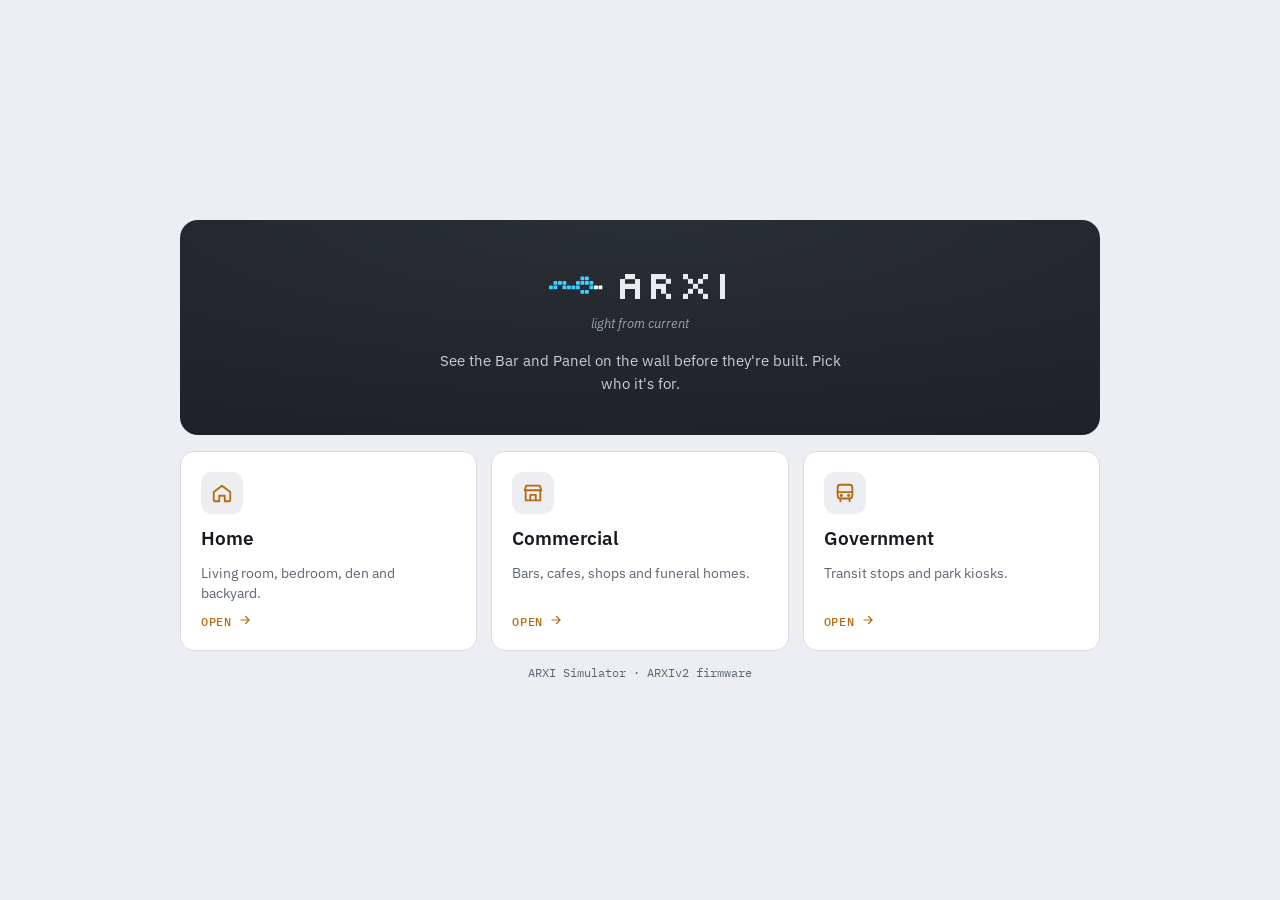
<file: index.html>
<!doctype html>
<html lang="en">
<head>
<meta charset="utf-8">
<meta name="viewport" content="width=device-width,initial-scale=1,viewport-fit=cover">
<title>ARXI Simulator</title>
<link rel="preconnect" href="https://fonts.googleapis.com">
<link rel="stylesheet" href="https://fonts.googleapis.com/css2?family=IBM+Plex+Mono:wght@400;500&family=IBM+Plex+Sans:wght@400;500;600&family=Silkscreen&display=swap">
<style>
:root {
  --bg: #eceef1; --surface: #ffffff; --line: #d9dde3; --fg: #161a20; --muted: #5d6673;
  --accent: #b86a12; --wall: #2a2e35; --wall-2: #1d2026;
  --display: "Silkscreen", "IBM Plex Mono", monospace; --body: "IBM Plex Sans", system-ui, sans-serif; --mono: "IBM Plex Mono", ui-monospace, monospace;
  color-scheme: light;
}
@media (prefers-color-scheme: dark) { :root:not([data-theme="light"]) {
  --bg: #0e1013; --surface: #161a1f; --line: #2a3039; --fg: #e6e9ed; --muted: #8d96a3; --accent: #f2a640; --wall: #0a0b0d; --wall-2: #050607; color-scheme: dark } }
:root[data-theme="dark"] { --bg: #0e1013; --surface: #161a1f; --line: #2a3039; --fg: #e6e9ed; --muted: #8d96a3; --accent: #f2a640; --wall: #0a0b0d; --wall-2: #050607; color-scheme: dark }
* { box-sizing: border-box }
html, body { min-height: 100% }
body { margin: 0; background: var(--bg); color: var(--fg); font: 15px/1.5 var(--body); display: grid; place-items: center; min-height: 100vh;
  padding: max(24px, env(safe-area-inset-top)) max(16px, env(safe-area-inset-right)) max(24px, env(safe-area-inset-bottom)) max(16px, env(safe-area-inset-left)) }
main { width: 100%; max-width: 920px }
.hero { background: radial-gradient(120% 120% at 50% 0%, var(--wall), var(--wall-2)); border-radius: 18px; padding: 44px 28px 40px; text-align: center; color: #e8ebef }
.mark { display: inline-flex; align-items: center; gap: 12px; font: 40px/1 var(--display); letter-spacing: .04em }
.mark .eelmark { width: 54px; height: 27px }
.tag { margin: 10px 0 0; font: italic 13px var(--body); color: #9aa3ae }
.lead { margin: 18px auto 0; max-width: 46ch; color: #c9ced6 }
.cards { display: grid; grid-template-columns: repeat(3, minmax(0, 1fr)); gap: 14px; margin-top: 16px }
@media (max-width: 720px) { .cards { grid-template-columns: 1fr } .mark { font-size: 32px } }
.card { display: flex; flex-direction: column; gap: 10px; padding: 20px; border: 1px solid var(--line); border-radius: 14px; background: var(--surface); color: var(--fg); text-decoration: none; transition: border-color .15s, transform .15s }
.card:hover { border-color: var(--accent); transform: translateY(-2px) }
.card:focus-visible { outline: 2px solid var(--accent); outline-offset: 2px }
.cic { width: 42px; height: 42px; border-radius: 11px; display: grid; place-items: center; background: var(--bg); color: var(--accent) }
.card h2 { margin: 0; font-size: 19px; font-weight: 600 }
.card p { margin: 0; color: var(--muted); font-size: 13.5px; flex: 1 }
.go { display: inline-flex; align-items: center; gap: 6px; font: 500 12px var(--mono); letter-spacing: .06em; text-transform: uppercase; color: var(--accent) }
.card:hover .go svg { transform: translateX(3px) } .go svg { transition: transform .15s }
footer { margin-top: 14px; text-align: center; font: 12px var(--mono); color: var(--muted) }
@media (prefers-reduced-motion: reduce) { .card, .go svg { transition: none } .card:hover { transform: none } }
</style>
</head>
<body>
<main>
  <section class="hero">
    <div class="mark"><span id="eel"></span>ARXI</div>
    <p class="tag">light from current</p>
    <p class="lead">See the Bar and Panel on the wall before they're built. Pick who it's for.</p>
  </section>

  <nav class="cards" aria-label="Sections">
    <a class="card" href="home/">
      <span class="cic" data-ic="home"></span>
      <h2>Home</h2>
      <p>Living room, bedroom, den and backyard.</p>
      <span class="go">Open <span data-ic="arrowright"></span></span>
    </a>
    <a class="card" href="commercial/">
      <span class="cic" data-ic="store"></span>
      <h2>Commercial</h2>
      <p>Bars, cafes, shops and funeral homes.</p>
      <span class="go">Open <span data-ic="arrowright"></span></span>
    </a>
    <a class="card" href="government/">
      <span class="cic" data-ic="bus"></span>
      <h2>Government</h2>
      <p>Transit stops and park kiosks.</p>
      <span class="go">Open <span data-ic="arrowright"></span></span>
    </a>
  </nav>

  <footer>ARXI Simulator · ARXIv2 firmware</footer>
</main>

<script src="shared/icons.js"></script>
<script>
  document.getElementById('eel').innerHTML = eelMark();
  document.querySelectorAll('[data-ic]').forEach(e => e.innerHTML = icon(e.dataset.ic, e.classList.contains('cic') ? 22 : 14));
</script>
</body>
</html>
</file>
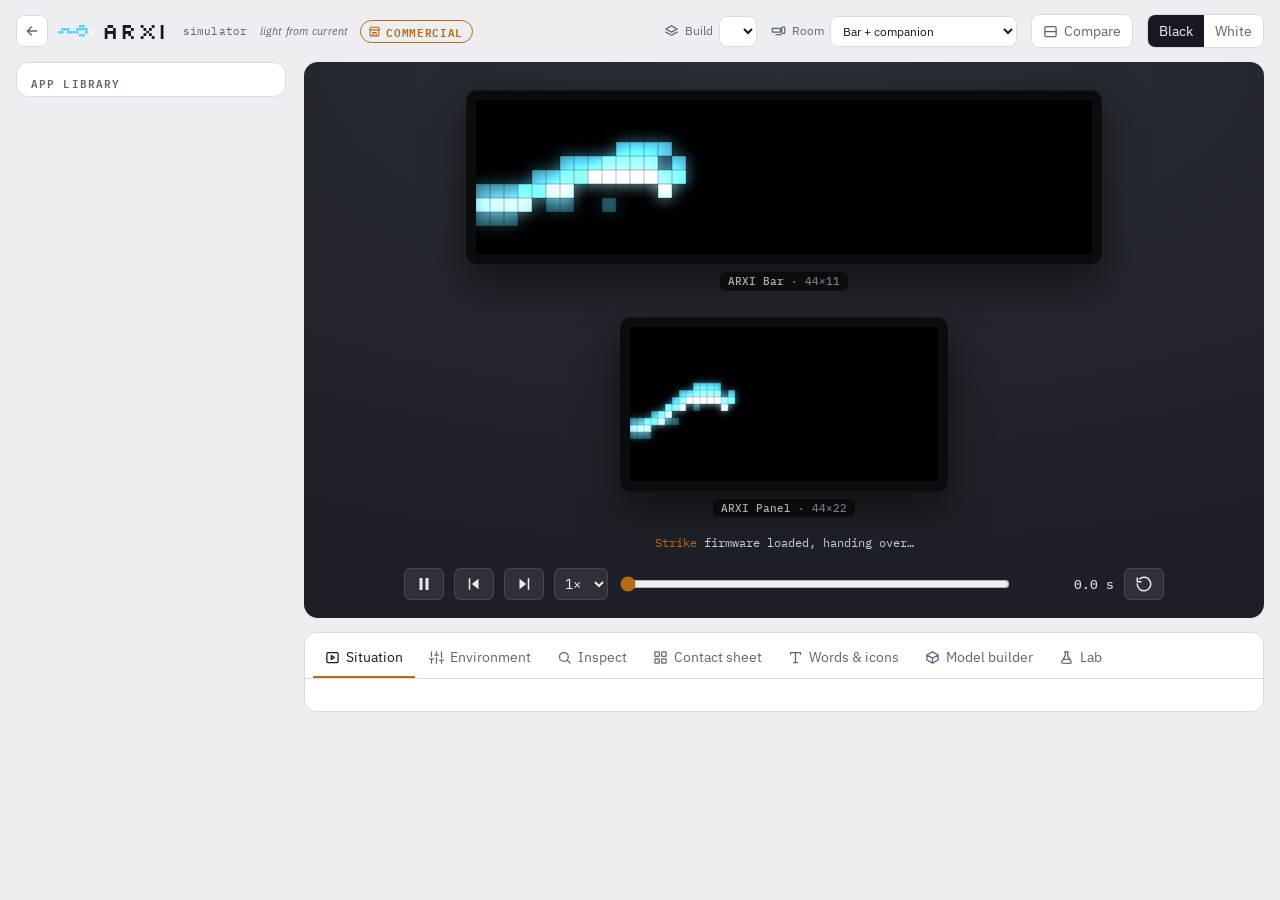
<file: commercial/index.html>
<!doctype html>
<html lang="en">
<head>
<meta charset="utf-8">
<meta name="viewport" content="width=device-width,initial-scale=1,viewport-fit=cover">
<title>ARXI Commercial · Simulator</title>
<script type="importmap">{"imports":{"three":"https://cdn.jsdelivr.net/npm/three@0.160.0/build/three.module.js"}}</script>
<link rel="preconnect" href="https://fonts.googleapis.com">
<link rel="stylesheet" href="https://fonts.googleapis.com/css2?family=IBM+Plex+Mono:wght@400;500&family=IBM+Plex+Sans:wght@400;500;600&family=Silkscreen&display=swap">
<link rel="stylesheet" href="../shared/arxi.css">
<link rel="stylesheet" href="commercial.css">
<script>window.ARXI_SEGMENT = 'commercial';</script>
</head>
<body>
<div class="wrap">
  <header>
    <div class="mark"><span id="eelMark"></span>ARXI<small id="buildTag">simulator</small><small class="tagline">light from current</small></div>
    <span class="spacer"></span>
    <label class="hsel" for="buildSel"><span data-ic="layers">Build</span><select id="buildSel"></select></label>
    <label class="hsel" for="roomSel"><span data-ic="screens">Room</span><select id="roomSel"><option value="0">Bar + companion</option><option value="1">Bar alone</option><option value="2">Companion alone</option><option value="3">Swapped: companion leads</option></select></label>
    <button id="cmpBtn" class="hbtn" aria-pressed="false" title="Show a second build underneath"><span data-ic="columns"></span>Compare</button>
    <div class="seg" role="group" aria-label="Finish">
      <button id="fnBlack" aria-pressed="true">Black</button><button id="fnWhite" aria-pressed="false">White</button>
    </div>
  </header>

  <div class="grid">
    <nav class="lib" aria-label="Apps">
      <h2>App library</h2>
      <div id="apps"></div>
    </nav>

    <main style="min-width:0">
      <section class="stage" aria-label="Screens">
        <div class="rowlabel" id="rowA" hidden></div>
        <div class="devices" id="devices">
          <div class="device" id="barDev"><div class="bezel"><canvas id="barCv" width="616" height="154"></canvas></div><div class="dlabel" id="barLbl"><b>ARXI Bar</b> · 44×11</div></div>
          <div class="device" id="panDev"><div class="bezel"><canvas id="panCv" width="448" height="224"></canvas></div><div class="dlabel" id="panLbl"><b>ARXI Panel</b> · 44×22</div></div>
        </div>
        <div class="rowlabel" id="rowB" hidden></div>
        <div class="devices" id="devicesB" hidden>
          <div class="device" id="barDevB"><div class="bezel"><canvas id="barCvB" width="616" height="154"></canvas></div></div>
          <div class="device" id="panDevB"><div class="bezel"><canvas id="panCvB" width="448" height="224"></canvas></div></div>
        </div>
        <div class="now" id="now"></div>
        <div class="transport">
          <button id="play" aria-label="Pause" data-ic="pause"></button>
          <button id="stepB" aria-label="Back one frame" title="Back one frame" data-ic="back"></button>
          <button id="stepF" aria-label="Forward one frame" title="Forward one frame" data-ic="fwd"></button>
          <select id="speed" aria-label="Speed"><option value="0.25">¼×</option><option value="0.5">½×</option><option value="1" selected>1×</option><option value="2">2×</option><option value="4">4×</option><option value="8">8×</option></select>
          <input type="range" id="seek" min="0" max="30000" step="33" value="0" aria-label="Situation time">
          <span class="clock" id="clock">0.0 s</span>
          <button id="restart" title="Restart situation" aria-label="Restart situation" data-ic="restart"></button>
        </div>
      </section>

      <section class="panel">
        <div class="tabs" role="tablist">
          <button role="tab" id="tSit" aria-selected="true" data-ic="film">Situation</button>
          <button role="tab" id="tCtl" aria-selected="false" data-ic="sliders">Environment</button>
          <button role="tab" id="tIns" aria-selected="false" data-ic="search">Inspect</button>
          <button role="tab" id="tSheet" aria-selected="false" data-ic="grid">Contact sheet</button>
          <button role="tab" id="tFit" aria-selected="false" data-ic="type">Words &amp; icons</button>
          <button role="tab" id="tModel" aria-selected="false" data-ic="box">Model builder</button>
          <button role="tab" id="tBuild" aria-selected="false" data-ic="flask">Lab</button>
        </div>
        <div class="pane" id="pSit"></div>
        <div class="pane" id="pCtl" hidden></div>
        <div class="pane" id="pIns" hidden></div>
        <div class="pane" id="pSheet" hidden></div>
        <div class="pane" id="pFit" hidden></div>
        <div class="pane" id="pModel" hidden></div>
        <div class="pane" id="pBuild" hidden></div>
      </section>
    </main>
  </div>
</div>

<!-- Shared simulator: changes here affect every section -->
<script src="../shared/firmware.js"></script>
<script src="../shared/engine.js"></script>
<script src="../shared/icons.js"></script>
<script src="../shared/eel.js"></script>
<script src="../shared/apps.js"></script>
<script src="../shared/lab.js"></script>
<script src="../shared/scene3d.js"></script>
<script src="../shared/place.js"></script>
<script src="../shared/tiers.js"></script>
<script src="../shared/wizard.js"></script>
<script src="../shared/segment.js"></script>
<script src="../shared/kit.js"></script>
<!-- Commercial only: add features for this section in commercial/features.js -->
<script src="features.js"></script>
<!-- Boots the simulator (load last) -->
<script src="../shared/ui.js"></script>
</body>
</html>
</file>
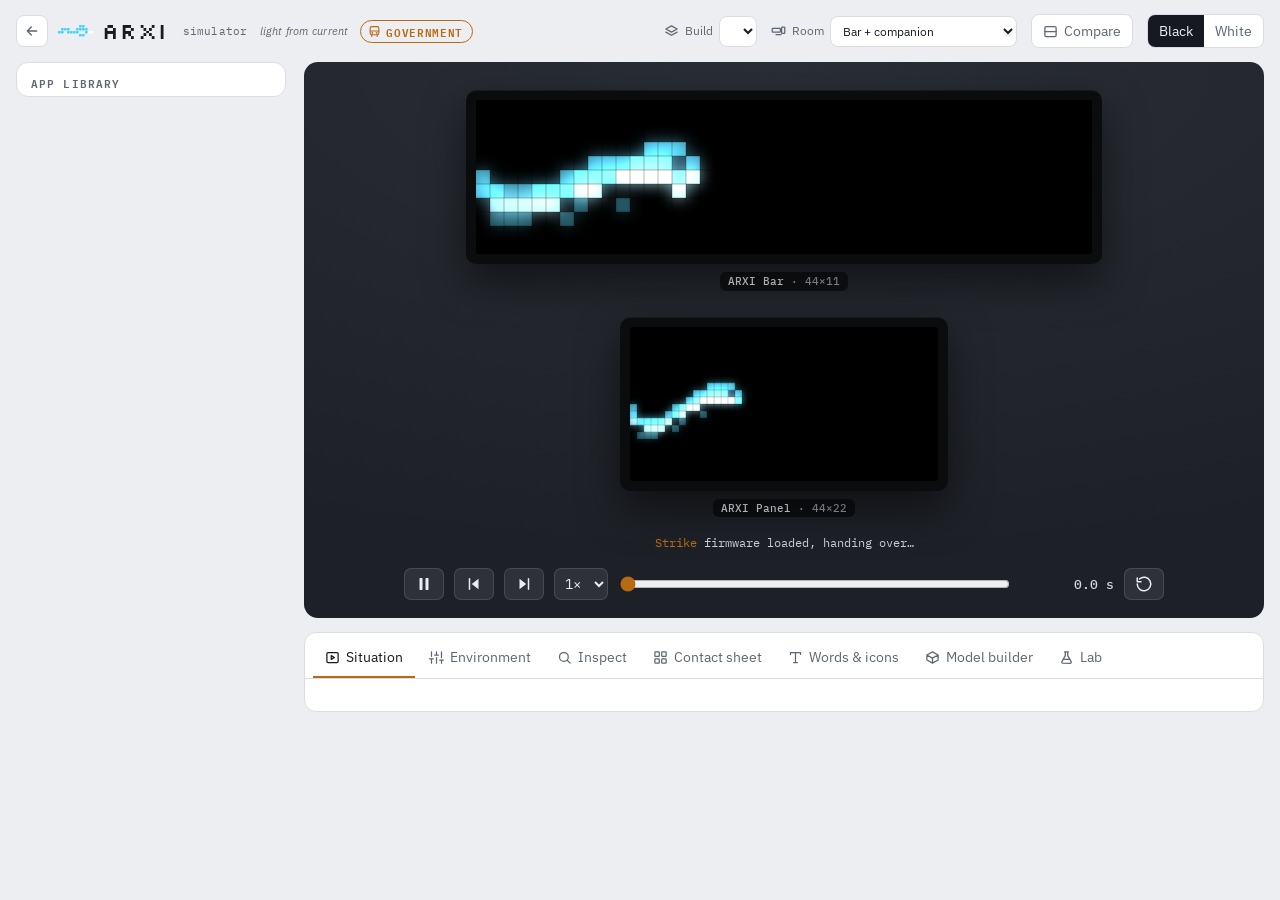
<file: government/index.html>
<!doctype html>
<html lang="en">
<head>
<meta charset="utf-8">
<meta name="viewport" content="width=device-width,initial-scale=1,viewport-fit=cover">
<title>ARXI Government · Simulator</title>
<script type="importmap">{"imports":{"three":"https://cdn.jsdelivr.net/npm/three@0.160.0/build/three.module.js"}}</script>
<link rel="preconnect" href="https://fonts.googleapis.com">
<link rel="stylesheet" href="https://fonts.googleapis.com/css2?family=IBM+Plex+Mono:wght@400;500&family=IBM+Plex+Sans:wght@400;500;600&family=Silkscreen&display=swap">
<link rel="stylesheet" href="../shared/arxi.css">
<script>window.ARXI_SEGMENT = 'government';</script>
</head>
<body>
<div class="wrap">
  <header>
    <div class="mark"><span id="eelMark"></span>ARXI<small id="buildTag">simulator</small><small class="tagline">light from current</small></div>
    <span class="spacer"></span>
    <label class="hsel" for="buildSel"><span data-ic="layers">Build</span><select id="buildSel"></select></label>
    <label class="hsel" for="roomSel"><span data-ic="screens">Room</span><select id="roomSel"><option value="0">Bar + companion</option><option value="1">Bar alone</option><option value="2">Companion alone</option><option value="3">Swapped: companion leads</option></select></label>
    <button id="cmpBtn" class="hbtn" aria-pressed="false" title="Show a second build underneath"><span data-ic="columns"></span>Compare</button>
    <div class="seg" role="group" aria-label="Finish">
      <button id="fnBlack" aria-pressed="true">Black</button><button id="fnWhite" aria-pressed="false">White</button>
    </div>
  </header>

  <div class="grid">
    <nav class="lib" aria-label="Apps">
      <h2>App library</h2>
      <div id="apps"></div>
    </nav>

    <main style="min-width:0">
      <section class="stage" aria-label="Screens">
        <div class="rowlabel" id="rowA" hidden></div>
        <div class="devices" id="devices">
          <div class="device" id="barDev"><div class="bezel"><canvas id="barCv" width="616" height="154"></canvas></div><div class="dlabel" id="barLbl"><b>ARXI Bar</b> · 44×11</div></div>
          <div class="device" id="panDev"><div class="bezel"><canvas id="panCv" width="448" height="224"></canvas></div><div class="dlabel" id="panLbl"><b>ARXI Panel</b> · 44×22</div></div>
        </div>
        <div class="rowlabel" id="rowB" hidden></div>
        <div class="devices" id="devicesB" hidden>
          <div class="device" id="barDevB"><div class="bezel"><canvas id="barCvB" width="616" height="154"></canvas></div></div>
          <div class="device" id="panDevB"><div class="bezel"><canvas id="panCvB" width="448" height="224"></canvas></div></div>
        </div>
        <div class="now" id="now"></div>
        <div class="transport">
          <button id="play" aria-label="Pause" data-ic="pause"></button>
          <button id="stepB" aria-label="Back one frame" title="Back one frame" data-ic="back"></button>
          <button id="stepF" aria-label="Forward one frame" title="Forward one frame" data-ic="fwd"></button>
          <select id="speed" aria-label="Speed"><option value="0.25">¼×</option><option value="0.5">½×</option><option value="1" selected>1×</option><option value="2">2×</option><option value="4">4×</option><option value="8">8×</option></select>
          <input type="range" id="seek" min="0" max="30000" step="33" value="0" aria-label="Situation time">
          <span class="clock" id="clock">0.0 s</span>
          <button id="restart" title="Restart situation" aria-label="Restart situation" data-ic="restart"></button>
        </div>
      </section>

      <section class="panel">
        <div class="tabs" role="tablist">
          <button role="tab" id="tSit" aria-selected="true" data-ic="film">Situation</button>
          <button role="tab" id="tCtl" aria-selected="false" data-ic="sliders">Environment</button>
          <button role="tab" id="tIns" aria-selected="false" data-ic="search">Inspect</button>
          <button role="tab" id="tSheet" aria-selected="false" data-ic="grid">Contact sheet</button>
          <button role="tab" id="tFit" aria-selected="false" data-ic="type">Words &amp; icons</button>
          <button role="tab" id="tModel" aria-selected="false" data-ic="box">Model builder</button>
          <button role="tab" id="tBuild" aria-selected="false" data-ic="flask">Lab</button>
        </div>
        <div class="pane" id="pSit"></div>
        <div class="pane" id="pCtl" hidden></div>
        <div class="pane" id="pIns" hidden></div>
        <div class="pane" id="pSheet" hidden></div>
        <div class="pane" id="pFit" hidden></div>
        <div class="pane" id="pModel" hidden></div>
        <div class="pane" id="pBuild" hidden></div>
      </section>
    </main>
  </div>
</div>

<!-- Shared simulator: changes here affect every section -->
<script src="../shared/firmware.js"></script>
<script src="../shared/engine.js"></script>
<script src="../shared/icons.js"></script>
<script src="../shared/eel.js"></script>
<script src="../shared/apps.js"></script>
<script src="../shared/lab.js"></script>
<script src="../shared/scene3d.js"></script>
<script src="../shared/place.js"></script>
<script src="../shared/tiers.js"></script>
<script src="../shared/wizard.js"></script>
<script src="../shared/segment.js"></script>
<script src="../shared/kit.js"></script>
<!-- Government only: add features for this section in government/features.js -->
<script src="features.js"></script>
<!-- Boots the simulator (load last) -->
<script src="../shared/ui.js"></script>
</body>
</html>
</file>
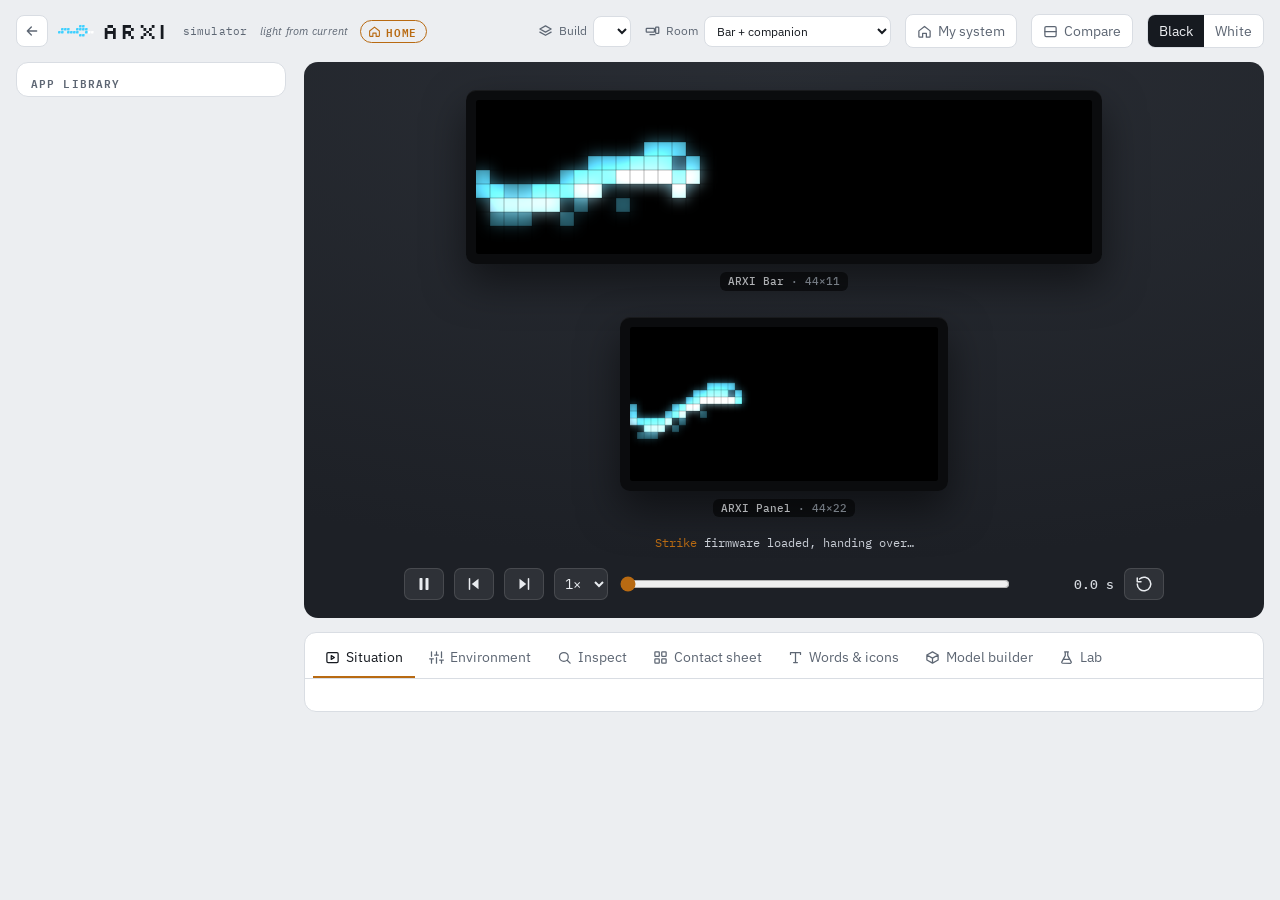
<file: home/index.html>
<!doctype html>
<html lang="en">
<head>
<meta charset="utf-8">
<meta name="viewport" content="width=device-width,initial-scale=1,viewport-fit=cover">
<title>ARXI Home · Simulator</title>
<script type="importmap">{"imports":{"three":"https://cdn.jsdelivr.net/npm/three@0.160.0/build/three.module.js"}}</script>
<link rel="preconnect" href="https://fonts.googleapis.com">
<link rel="stylesheet" href="https://fonts.googleapis.com/css2?family=IBM+Plex+Mono:wght@400;500&family=IBM+Plex+Sans:wght@400;500;600&family=Silkscreen&display=swap">
<link rel="stylesheet" href="../shared/arxi.css">
<script>window.ARXI_SEGMENT = 'home';</script>
</head>
<body>
<div class="wrap">
  <header>
    <div class="mark"><span id="eelMark"></span>ARXI<small id="buildTag">simulator</small><small class="tagline">light from current</small></div>
    <span class="spacer"></span>
    <label class="hsel" for="buildSel"><span data-ic="layers">Build</span><select id="buildSel"></select></label>
    <label class="hsel" for="roomSel"><span data-ic="screens">Room</span><select id="roomSel"><option value="0">Bar + companion</option><option value="1">Bar alone</option><option value="2">Companion alone</option><option value="3">Swapped: companion leads</option></select></label>
    <a class="hbtn" href="system.html" title="Your products together: balance the software across Bar, Panel and Prime" style="text-decoration:none"><span data-ic="home"></span>My system</a>
    <button id="cmpBtn" class="hbtn" aria-pressed="false" title="Show a second build underneath"><span data-ic="columns"></span>Compare</button>
    <div class="seg" role="group" aria-label="Finish">
      <button id="fnBlack" aria-pressed="true">Black</button><button id="fnWhite" aria-pressed="false">White</button>
    </div>
  </header>

  <div class="grid">
    <nav class="lib" aria-label="Apps">
      <h2>App library</h2>
      <div id="apps"></div>
    </nav>

    <main style="min-width:0">
      <section class="stage" aria-label="Screens">
        <div class="rowlabel" id="rowA" hidden></div>
        <div class="devices" id="devices">
          <div class="device" id="barDev"><div class="bezel"><canvas id="barCv" width="616" height="154"></canvas></div><div class="dlabel" id="barLbl"><b>ARXI Bar</b> · 44×11</div></div>
          <div class="device" id="panDev"><div class="bezel"><canvas id="panCv" width="448" height="224"></canvas></div><div class="dlabel" id="panLbl"><b>ARXI Panel</b> · 44×22</div></div>
        </div>
        <div class="rowlabel" id="rowB" hidden></div>
        <div class="devices" id="devicesB" hidden>
          <div class="device" id="barDevB"><div class="bezel"><canvas id="barCvB" width="616" height="154"></canvas></div></div>
          <div class="device" id="panDevB"><div class="bezel"><canvas id="panCvB" width="448" height="224"></canvas></div></div>
        </div>
        <div class="now" id="now"></div>
        <div class="transport">
          <button id="play" aria-label="Pause" data-ic="pause"></button>
          <button id="stepB" aria-label="Back one frame" title="Back one frame" data-ic="back"></button>
          <button id="stepF" aria-label="Forward one frame" title="Forward one frame" data-ic="fwd"></button>
          <select id="speed" aria-label="Speed"><option value="0.25">¼×</option><option value="0.5">½×</option><option value="1" selected>1×</option><option value="2">2×</option><option value="4">4×</option><option value="8">8×</option></select>
          <input type="range" id="seek" min="0" max="30000" step="33" value="0" aria-label="Situation time">
          <span class="clock" id="clock">0.0 s</span>
          <button id="restart" title="Restart situation" aria-label="Restart situation" data-ic="restart"></button>
        </div>
      </section>

      <section class="panel">
        <div class="tabs" role="tablist">
          <button role="tab" id="tSit" aria-selected="true" data-ic="film">Situation</button>
          <button role="tab" id="tCtl" aria-selected="false" data-ic="sliders">Environment</button>
          <button role="tab" id="tIns" aria-selected="false" data-ic="search">Inspect</button>
          <button role="tab" id="tSheet" aria-selected="false" data-ic="grid">Contact sheet</button>
          <button role="tab" id="tFit" aria-selected="false" data-ic="type">Words &amp; icons</button>
          <button role="tab" id="tModel" aria-selected="false" data-ic="box">Model builder</button>
          <button role="tab" id="tBuild" aria-selected="false" data-ic="flask">Lab</button>
        </div>
        <div class="pane" id="pSit"></div>
        <div class="pane" id="pCtl" hidden></div>
        <div class="pane" id="pIns" hidden></div>
        <div class="pane" id="pSheet" hidden></div>
        <div class="pane" id="pFit" hidden></div>
        <div class="pane" id="pModel" hidden></div>
        <div class="pane" id="pBuild" hidden></div>
      </section>
    </main>
  </div>
</div>

<!-- Shared simulator: changes here affect every section -->
<script src="../shared/firmware.js"></script>
<script src="../shared/engine.js"></script>
<script src="../shared/icons.js"></script>
<script src="../shared/eel.js"></script>
<script src="../shared/apps.js"></script>
<script src="../shared/lab.js"></script>
<script src="../shared/scene3d.js"></script>
<script src="../shared/place.js"></script>
<script src="../shared/tiers.js"></script>
<script src="../shared/wizard.js"></script>
<script src="../shared/segment.js"></script>
<script src="../shared/kit.js"></script>
<!-- Home only: add features for this section in home/features.js -->
<script src="features.js"></script>
<!-- Boots the simulator (load last) -->
<script src="../shared/ui.js"></script>
</body>
</html>
</file>
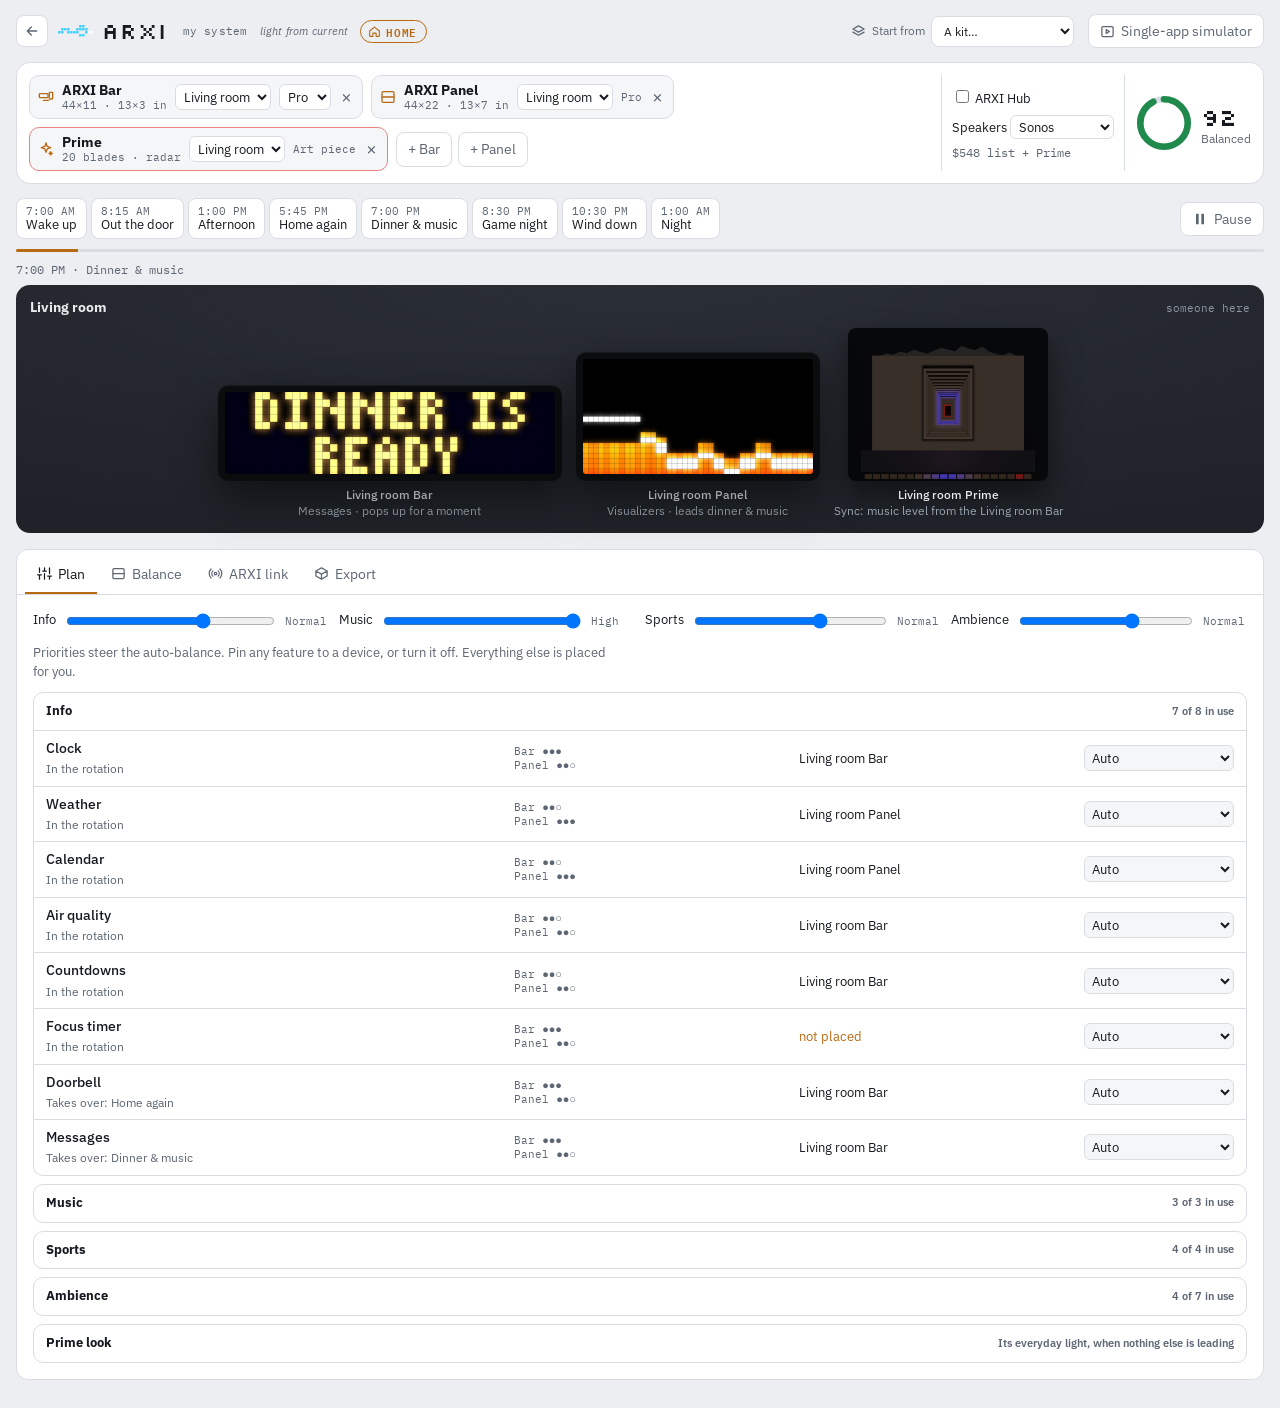
<file: home/system.html>
<!doctype html>
<html lang="en">
<head>
<meta charset="utf-8">
<meta name="viewport" content="width=device-width,initial-scale=1,viewport-fit=cover">
<title>ARXI Home · My system</title>
<link rel="preconnect" href="https://fonts.googleapis.com">
<link rel="stylesheet" href="https://fonts.googleapis.com/css2?family=IBM+Plex+Mono:wght@400;500&family=IBM+Plex+Sans:wght@400;500;600&family=Silkscreen&display=swap">
<link rel="stylesheet" href="../shared/arxi.css">
<script>window.ARXI_SEGMENT = 'home';</script>
<style>
.kitbar { display: flex; flex-wrap: wrap; gap: 10px; align-items: stretch; background: var(--surface); border: 1px solid var(--line); border-radius: 14px; padding: 12px }
#kit { display: flex; flex-wrap: wrap; gap: 8px; flex: 1; min-width: 0; align-items: center }
.kchip { display: flex; align-items: center; gap: 8px; border: 1px solid var(--line); border-radius: 10px; padding: 6px 8px; background: var(--raised) }
.kchip[data-type="prime"] { border-color: color-mix(in srgb, #ff1208 45%, var(--line)) }
.kic { color: var(--accent); display: grid } .kbody { display: flex; flex-direction: column; line-height: 1.15 } .kbody small { color: var(--muted); font: 11px var(--mono) }
.kchip select { font-size: 12.5px; padding: 3px 4px; border: 1px solid var(--line); border-radius: 6px; background: var(--surface) }
.kt { font: 11px var(--mono); color: var(--muted) }
.kx { border: 0; background: none; font-size: 18px; line-height: 1; color: var(--muted); cursor: pointer; padding: 0 2px } .kx:hover { color: var(--fg) }
.kadd { display: flex; gap: 6px }
.kopts { display: flex; flex-direction: column; gap: 6px; justify-content: center; font-size: 13px; padding-left: 10px; border-left: 1px solid var(--line) }
.kopts select { font-size: 12.5px; padding: 2px 4px; border: 1px solid var(--line); border-radius: 6px; background: var(--surface) }
#cost { font: 12px var(--mono); color: var(--muted) }
#score { display: flex; align-items: center; gap: 8px; padding-left: 10px; border-left: 1px solid var(--line); cursor: help }
#score span { display: flex; flex-direction: column; line-height: 1.1 } #score b { font: 24px var(--display) } #score small { color: var(--muted); font-size: 12px }
.daybar { display: flex; gap: 10px; align-items: center; margin: 14px 0 10px; flex-wrap: wrap }
#day { display: flex; gap: 4px; flex-wrap: wrap; flex: 1 }
#day button { display: flex; flex-direction: column; align-items: flex-start; border: 1px solid var(--line); background: var(--surface); border-radius: 8px; padding: 5px 9px; cursor: pointer; line-height: 1.15 }
#day button small { font: 10.5px var(--mono); color: var(--muted) } #day button span { font-size: 13px }
#day button[aria-pressed="true"] { border-color: var(--accent); box-shadow: inset 0 -2px 0 var(--accent) }
.mprog { height: 3px; background: var(--line); border-radius: 2px; overflow: hidden; margin-bottom: 10px } #mbar { height: 100%; background: var(--accent); width: 0 }
#mclock { font: 12px var(--mono); color: var(--muted) }
#house { display: grid; grid-template-columns: repeat(auto-fit, minmax(min(100%, 420px), 1fr)); gap: 12px }
.room { background: radial-gradient(120% 120% at 50% 0%, var(--wall), var(--wall-2)); border-radius: 14px; padding: 12px 14px 14px; color: #e6e9ed }
.room.wide { grid-column: span 2 } @media (max-width: 900px) { .room.wide { grid-column: auto } }
.room > header { display: flex; justify-content: space-between; align-items: baseline; padding: 0 0 10px }
.room .who { font: 11px var(--mono); color: #8d96a3 }
.rdevs { display: flex; flex-wrap: wrap; gap: 14px; align-items: flex-end; justify-content: center }
.rdev { margin: 0; display: flex; flex-direction: column; align-items: center; gap: 6px; min-width: 0 }
.rdev.dev-bar canvas { width: 330px; max-width: 100% } .rdev.dev-panel canvas { width: 230px; max-width: 100% }
.rdev .bezel { padding: 7px }
.primebox { border-radius: 8px; overflow: hidden; box-shadow: 0 14px 30px rgba(0,0,0,.5) } .primecv { display: block; width: 200px; height: auto }
.rdev figcaption { text-align: center; font-size: 12px; line-height: 1.3; max-width: 330px } .rdev figcaption b { display: block; font-weight: 500 } .rdev figcaption span { color: #9aa3ae; font-size: 11.5px }
.stabs { margin-top: 16px }
.focus { display: grid; grid-template-columns: repeat(auto-fit, minmax(170px, 1fr)); gap: 10px; margin-bottom: 4px }
.fslider { display: grid; grid-template-columns: auto 1fr auto; gap: 8px; align-items: center; font-size: 13px } .fslider small { font: 11px var(--mono); color: var(--muted); width: 44px }
.fgroup { border: 1px solid var(--line); border-radius: 10px; margin-top: 8px; background: var(--surface) }
.fgroup > summary { display: flex; justify-content: space-between; padding: 9px 12px; cursor: pointer; list-style: none } .fgroup > summary small { color: var(--muted) }
.ftable { display: flex; flex-direction: column; border-top: 1px solid var(--line) }
.frow { display: grid; grid-template-columns: minmax(180px, 2fr) minmax(130px, 1.2fr) minmax(110px, 1.2fr) 150px; gap: 10px; align-items: center; padding: 7px 12px; border-bottom: 1px solid var(--line) }
.frow:last-child { border-bottom: 0 } .frow b { font-weight: 500; display: block } .frow small { color: var(--muted); font-size: 12px }
.frow select { font-size: 12.5px; padding: 3px; border: 1px solid var(--line); border-radius: 6px; background: var(--raised) }
.fit { display: flex; flex-direction: column; font: 11px var(--mono); color: var(--muted) } .where { font-size: 12.5px } .where.warn { color: var(--warn) }
@media (max-width: 760px) { .frow { grid-template-columns: 1fr 1fr } }
.plook { display: flex; flex-wrap: wrap; gap: 14px; padding: 10px 12px; border-top: 1px solid var(--line); font-size: 13px; align-items: center }
.parts { display: flex; flex-direction: column; gap: 8px }
.part { display: grid; grid-template-columns: minmax(180px, 1fr) 2fr 48px; gap: 10px; align-items: center } .part small { display: block; color: var(--muted); font-size: 12px }
.pbar { height: 8px; background: var(--line); border-radius: 4px; overflow: hidden } .pbar i { display: block; height: 100%; background: var(--accent) }
.part > span { font: 12px var(--mono); text-align: right }
.sugg { display: flex; justify-content: space-between; align-items: center; gap: 12px; padding: 8px 12px; border-radius: 8px; border: 1px solid var(--line); margin-top: 6px; background: var(--surface); font-size: 13.5px }
.sugg.warn { border-color: color-mix(in srgb, var(--warn) 55%, var(--line)) } .sugg .btn { white-space: nowrap }
#loading { padding: 40px; text-align: center; color: var(--muted) }
.navsys { text-decoration: none }
</style>
</head>
<body>
<div class="wrap">
  <header>
    <div class="mark"><span id="eelMark"></span>ARXI<small>my system</small><small class="tagline">light from current</small></div>
    <span class="spacer"></span>
    <label class="hsel" for="preset"><span data-ic="layers">Start from</span><select id="preset"><option value="">A kit…</option><option>Bar Lite</option><option>Bar + Prime</option><option>Bar + Panel + Prime</option><option>Whole home</option></select></label>
    <a class="hbtn navsys" href="./"><span data-ic="film"></span>Single-app simulator</a>
  </header>

  <section class="kitbar" aria-label="Your kit">
    <div id="kit"></div>
    <div class="kopts">
      <label><input type="checkbox" id="hubTog"> ARXI Hub</label>
      <label>Speakers <select id="spk"><option value="sonos">Sonos</option><option value="heos">Denon HEOS</option><option value="none">None</option></select></label>
      <span id="cost"></span>
    </div>
    <div id="score" aria-live="polite"></div>
  </section>

  <div class="daybar">
    <div id="day" role="group" aria-label="A day at home"></div>
    <button class="hbtn" id="playDay"></button>
  </div>
  <div class="mprog"><div id="mbar"></div></div>
  <p id="mclock" style="margin:0 0 8px"></p>

  <div id="loading">Starting the firmware…</div>
  <div id="house" aria-label="Your home, live"></div>

  <section class="panel stabs">
    <div class="tabs" role="tablist">
      <button role="tab" data-t="plan" data-ic="sliders">Plan</button>
      <button role="tab" data-t="balance" data-ic="columns">Balance</button>
      <button role="tab" data-t="link" data-ic="radio">ARXI link</button>
      <button role="tab" data-t="export" data-ic="box">Export</button>
    </div>
    <div class="pane" id="tabPane"></div>
  </section>
</div>

<script src="../shared/firmware.js"></script>
<script src="../shared/engine.js"></script>
<script src="../shared/icons.js"></script>
<script src="../shared/eel.js"></script>
<script src="../shared/apps.js"></script>
<script src="../shared/lab.js"></script>
<script src="../shared/place.js"></script>
<script src="../shared/tiers.js"></script>
<script src="../shared/wizard.js"></script>
<script src="../shared/segment.js"></script>
<script src="../shared/kit.js"></script>
<script src="features.js"></script>
<!-- Home only: Prime and the system planner -->
<script src="prime.js"></script>
<script src="system.js"></script>
</body>
</html>
</file>
<file: shared/arxi.css>
/* ARXI Simulator: shared styles for every section */
/* Layout: a workbench. App library on the left, the two ARXI screens on a wall in the middle, controls in tabs underneath. */
:root {
  --bg: #eceef1; --surface: #ffffff; --raised: #f5f6f8; --line: #d9dde3; --fg: #161a20; --muted: #5d6673;
  --accent: #b86a12; --accent-fg: #ffffff; --wall: #2a2e35; --wall-2: #1d2026; --ok: #1f8a4c; --warn: #b86a12; --paid: #6b4bd6;
  --display: "Silkscreen", "IBM Plex Mono", monospace; --body: "IBM Plex Sans", system-ui, sans-serif; --mono: "IBM Plex Mono", ui-monospace, monospace;
  color-scheme: light;
}
@media (prefers-color-scheme: dark) { :root:not([data-theme="light"]) {
  --bg: #0e1013; --surface: #161a1f; --raised: #1c2027; --line: #2a3039; --fg: #e6e9ed; --muted: #8d96a3;
  --accent: #f2a640; --accent-fg: #1a1206; --wall: #0a0b0d; --wall-2: #050607; --ok: #4cc47c; --warn: #f2a640; --paid: #a48bff; color-scheme: dark } }
:root[data-theme="dark"] {
  --bg: #0e1013; --surface: #161a1f; --raised: #1c2027; --line: #2a3039; --fg: #e6e9ed; --muted: #8d96a3;
  --accent: #f2a640; --accent-fg: #1a1206; --wall: #0a0b0d; --wall-2: #050607; --ok: #4cc47c; --warn: #f2a640; --paid: #a48bff; color-scheme: dark }
* { box-sizing: border-box }
html, body { height: 100% }
body { background: var(--bg); color: var(--fg); font: 14px/1.45 var(--body); margin: 0 }
button, select, input { font: inherit; color: inherit }
.wrap { padding-left: max(16px, env(safe-area-inset-left, 0px)); padding-right: max(16px, env(safe-area-inset-right, 0px)); padding-block: 14px 28px; max-width: 1440px; margin: 0 auto }
header { display: flex; align-items: center; gap: 14px; flex-wrap: wrap; padding-bottom: 14px }
.mark { font-family: var(--display); font-size: 22px; letter-spacing: .04em; line-height: 1 }
.mark small { font-family: var(--mono); font-size: 11px; color: var(--muted); letter-spacing: .02em; margin-left: 8px; vertical-align: middle }
.spacer { flex: 1 }
.ic { flex: none; vertical-align: -3px }
.mark { display: inline-flex; align-items: center; gap: 8px }
.eelmark { display: block }
.tagline { font: italic 11px var(--body) !important; color: var(--muted); margin-left: 4px !important }
.hsel span, .hbtn, .tabs button { display: inline-flex; align-items: center; gap: 6px }
.transport button { display: inline-flex; align-items: center; justify-content: center; min-height: 32px }
.group > summary .gname { display: inline-flex; align-items: center; gap: 8px }
.group > summary .gname .ic { color: var(--accent); opacity: .85 }
.sub button { display: inline-flex; align-items: center; gap: 6px }
.sub button .ic { opacity: .75 }
@media (max-width: 520px) { .tagline { display: none } .hsel select { max-width: 160px } }
.hsel { display: inline-flex; align-items: center; gap: 6px; font-size: 12px; color: var(--muted) }
.hsel select { background: var(--surface); border: 1px solid var(--line); border-radius: 8px; padding: 6px 8px; color: var(--fg); max-width: 210px }
.hbtn { border: 1px solid var(--line); background: var(--surface); border-radius: 8px; padding: 6px 11px; cursor: pointer; color: var(--muted) }
.hbtn[aria-pressed="true"] { background: var(--fg); color: var(--bg) }
.rowlabel { font: 500 11px/1 var(--mono); letter-spacing: .1em; text-transform: uppercase; color: #9aa3ae; align-self: flex-start }
.rowlabel b { color: var(--accent); font-weight: 500 }
.results { width: 100%; border-collapse: collapse; font: 12px/1.35 var(--mono); margin-top: 12px }
.results th, .results td { border-bottom: 1px solid var(--line); padding: 6px 8px; text-align: left; vertical-align: top }
.results th { color: var(--muted); font-weight: 500; position: sticky; top: 0; background: var(--surface) }
.results td.cell { cursor: pointer } .results td.cell:hover { background: var(--raised) }
.tag2 { display: inline-block; padding: 1px 6px; border-radius: 4px; border: 1px solid currentColor; font-size: 10.5px; margin-right: 4px }
.tag2.same { color: var(--muted) } .tag2.diff { color: var(--accent) } .tag2.bad { color: #e5534b }
.tablewrap { overflow-x: auto; max-height: 520px; overflow-y: auto }
.buildrow { display: flex; gap: 8px; align-items: center; flex-wrap: wrap; padding: 6px 0; border-bottom: 1px solid var(--line); font-size: 13px }
.buildrow .nm { flex: 1; min-width: 180px }
.seg { display: inline-flex; border: 1px solid var(--line); border-radius: 8px; overflow: hidden; background: var(--surface) }
.seg button { border: 0; background: transparent; padding: 6px 11px; cursor: pointer; color: var(--muted) }
.seg button[aria-pressed="true"] { background: var(--fg); color: var(--bg) }
.seg button:focus-visible, button:focus-visible, select:focus-visible, input:focus-visible { outline: 2px solid var(--accent); outline-offset: 1px }
.grid { display: grid; grid-template-columns: 270px minmax(0, 1fr); gap: 18px; align-items: start }
@media (max-width: 860px) { .grid { grid-template-columns: minmax(0, 1fr) } .lib { order: 2 } }

/* App library */
.lib { background: var(--surface); border: 1px solid var(--line); border-radius: 12px; overflow: hidden }
.lib h2 { font: 600 11px/1 var(--mono); letter-spacing: .1em; text-transform: uppercase; color: var(--muted); margin: 0; padding: 14px 14px 8px }
.libtools { display: flex; gap: 6px; padding: 0 10px 10px }
.libtools input, .libtools select { background: var(--raised); border: 1px solid var(--line); border-radius: 7px; padding: 6px 8px; min-width: 0 }
.libtools input { flex: 1 }
.group { border-top: 1px solid var(--line) }
.group > summary { list-style: none; cursor: pointer; padding: 10px 14px; display: flex; justify-content: space-between; gap: 8px; font: 600 11.5px/1.2 var(--mono); letter-spacing: .08em; text-transform: uppercase; color: var(--muted) }
.group > summary::-webkit-details-marker { display: none }
.group > summary::before { content: "▸"; margin-right: 6px }
.group[open] > summary::before { content: "▾" }
.group > summary > span:first-child { flex: 1 }
.group[open] > summary { color: var(--fg) }
.gmeta { font-weight: 400; letter-spacing: .02em; text-transform: none }
.app { border-top: 1px solid var(--line) }
.app > summary { list-style: none; cursor: pointer; padding: 9px 14px 9px 26px; display: grid; grid-template-columns: 1fr auto; gap: 2px 8px; align-items: center }
.app > summary::-webkit-details-marker { display: none }
.app > summary .nm { font-weight: 600 }
.app > summary .meta { grid-column: 1 / -1; color: var(--muted); font-size: 12px }
.app[open] > summary { background: var(--raised) }
.chip { font: 500 10.5px/1 var(--mono); letter-spacing: .04em; text-transform: uppercase; padding: 4px 6px; border-radius: 5px; border: 1px solid currentColor; white-space: nowrap }
.chip.free { color: var(--ok) } .chip.paid { color: var(--paid) } .chip.internal { color: var(--muted) } .chip.concept { color: var(--warn) }
.sits { padding: 4px 8px 10px; display: flex; flex-direction: column; gap: 2px; background: var(--raised) }
.sits button { text-align: left; border: 0; background: transparent; padding: 6px 8px; border-radius: 6px; cursor: pointer; color: var(--fg) }
.sits button:hover { background: var(--line) }
.sits button[aria-current="true"] { background: var(--accent); color: var(--accent-fg) }
.appinfo { padding: 2px 16px 10px; background: var(--raised); color: var(--muted); font-size: 12px }
.appinfo details summary { cursor: pointer; color: var(--fg) }
.appinfo .row { display: flex; gap: 6px; align-items: center; margin-top: 6px; flex-wrap: wrap }
.appinfo select, .appinfo input { background: var(--surface); border: 1px solid var(--line); border-radius: 6px; padding: 3px 6px; font-size: 12px; max-width: 120px }

/* Stage */
.stage { background: radial-gradient(120% 90% at 50% 0%, var(--wall), var(--wall-2)); border-radius: 14px; padding: 28px 22px 18px; display: flex; flex-direction: column; gap: 18px; align-items: center }
.devices { display: flex; gap: 26px; flex-wrap: wrap; justify-content: center; align-items: flex-end; width: 100% }
.device { display: flex; flex-direction: column; align-items: center; gap: 8px; min-width: 0; max-width: 100% }
.bezel { border-radius: 10px; padding: 10px; background: #0b0c0e; box-shadow: 0 18px 40px rgba(0,0,0,.5), inset 0 1px 0 rgba(255,255,255,.06); max-width: 100% }
.white .bezel { background: #e8e7e3; box-shadow: 0 18px 40px rgba(0,0,0,.45), inset 0 1px 0 rgba(255,255,255,.7) }
.bezel canvas { display: block; border-radius: 3px; background: #050505; max-width: 100%; height: auto; image-rendering: auto }
#barCv, #barCvB { width: 616px } #panCv, #panCvB { width: 308px }
.dlabel { font: 500 11px/1.3 var(--mono); color: #9aa3ae; text-align: center }
.dlabel b { color: #e8ebef; font-weight: 500 }
.now { font: 12px/1.3 var(--mono); color: #c9ced6; text-align: center; min-height: 1.3em }
.now .tag { color: var(--accent) }
.transport { display: flex; gap: 10px; align-items: center; flex-wrap: wrap; width: 100%; max-width: 760px; color: #d6dae0 }
.transport button { background: rgba(255,255,255,.08); border: 1px solid rgba(255,255,255,.12); color: #e9ecf0; border-radius: 7px; padding: 5px 10px; cursor: pointer; min-width: 36px }
.transport button:hover { background: rgba(255,255,255,.14) }
.transport select { background: rgba(255,255,255,.08); border: 1px solid rgba(255,255,255,.12); color: #e9ecf0; border-radius: 7px; padding: 5px 6px }
.transport select option { color: #111 }
.transport input[type=range] { flex: 1; min-width: 140px; accent-color: var(--accent) }
.clock { font: 500 13px/1 var(--mono); font-variant-numeric: tabular-nums; min-width: 92px; text-align: right }

/* Panel below the stage */
.panel { background: var(--surface); border: 1px solid var(--line); border-radius: 12px; margin-top: 14px }
.tabs { display: flex; gap: 2px; border-bottom: 1px solid var(--line); padding: 6px 8px 0; overflow-x: auto }
.tabs button { border: 0; background: transparent; padding: 8px 12px; border-bottom: 2px solid transparent; cursor: pointer; color: var(--muted); white-space: nowrap }
.tabs button[aria-selected="true"] { color: var(--fg); border-bottom-color: var(--accent) }
.pane { padding: 16px }
.sit-title { font-size: 18px; font-weight: 600; margin: 0 0 4px; text-wrap: balance }
.sit-note { color: var(--muted); margin: 0 0 12px; max-width: 70ch }
.beats { display: flex; flex-direction: column; gap: 3px; font: 12px/1.4 var(--mono); color: var(--muted) }
.beats .done { color: var(--fg) }
.sub { display: flex; gap: 6px; flex-wrap: wrap; margin-bottom: 14px }
.sub button { border: 1px solid var(--line); background: var(--raised); border-radius: 999px; padding: 4px 11px; cursor: pointer; font-size: 13px }
.sub button[aria-pressed="true"] { background: var(--fg); color: var(--bg); border-color: var(--fg) }
.fields { display: grid; grid-template-columns: repeat(auto-fill, minmax(220px, 1fr)); gap: 10px 18px }
.f { display: flex; flex-direction: column; gap: 4px; min-width: 0 }
.f label { font-size: 12px; color: var(--muted) }
.f .val { font: 11px var(--mono); color: var(--muted); float: right }
.f select, .f input[type=text], .f input[type=number] { background: var(--raised); border: 1px solid var(--line); border-radius: 7px; padding: 6px 8px; min-width: 0 }
.f input[type=range] { accent-color: var(--accent) }
.f input[type=color] { width: 100%; height: 30px; border: 1px solid var(--line); border-radius: 7px; background: var(--raised); padding: 2px }
.tog { display: flex; align-items: center; gap: 8px; padding-top: 18px; cursor: pointer }
.tog input { accent-color: var(--accent); width: 16px; height: 16px }
.btns { display: flex; flex-wrap: wrap; gap: 8px; margin-top: 4px }
.btn { border: 1px solid var(--line); background: var(--raised); border-radius: 7px; padding: 6px 11px; cursor: pointer }
.btn:hover { border-color: var(--accent) }
.btn.primary { background: var(--accent); color: var(--accent-fg); border-color: var(--accent) }
.hint { color: var(--muted); font-size: 12.5px; max-width: 72ch }
.kv { display: grid; grid-template-columns: max-content 1fr; gap: 4px 16px; font: 12.5px/1.4 var(--mono); margin-bottom: 14px }
.kv dt { color: var(--muted) } .kv dd { margin: 0; overflow-wrap: anywhere }
.layers { display: flex; gap: 4px; flex-wrap: wrap }
.layers span { font: 11px var(--mono); padding: 2px 6px; border-radius: 4px; border: 1px solid var(--line); color: var(--muted) }
.layers span.on { color: var(--fg); border-color: var(--accent) }
#timeline { width: 100%; height: 56px; display: block; border: 1px solid var(--line); border-radius: 8px; background: var(--raised) }
.legend { display: flex; flex-wrap: wrap; gap: 4px 12px; font: 11px var(--mono); color: var(--muted); margin: 6px 0 14px }
.legend i { display: inline-block; width: 9px; height: 9px; border-radius: 2px; margin-right: 4px; vertical-align: -1px }
.sheet { display: grid; grid-template-columns: repeat(auto-fill, minmax(230px, 1fr)); gap: 14px; margin-top: 12px }
.sheet figure { margin: 0; background: var(--wall-2); border-radius: 10px; padding: 10px; display: flex; flex-direction: column; gap: 6px; align-items: center; cursor: pointer }
.sheet figure:hover { outline: 2px solid var(--accent) }
.sheet canvas { max-width: 100%; height: auto; image-rendering: pixelated; border-radius: 2px }
.sheet figcaption { font: 11.5px/1.3 var(--mono); color: #c7ccd3; text-align: center }
pre.code { background: var(--raised); border: 1px solid var(--line); border-radius: 8px; padding: 12px; font: 12px/1.5 var(--mono); overflow-x: auto; max-height: 340px; margin: 8px 0 0 }
.diffnote { font: 12px var(--mono); padding: 8px 10px; border-radius: 7px; background: var(--raised); border: 1px solid var(--line); margin-top: 10px }
.diffnote.bad { border-color: #d0453a } .diffnote.good { border-color: var(--ok) }
[hidden] { display: none !important }
/* Place: the screens in a room or outdoors */
.stage { position: relative; overflow: hidden }
.stage > *:not(#sceneBg):not(#sceneFx) { position: relative; z-index: 2 }
#sceneBg, #sceneFx { position: absolute; inset: 0; z-index: 0; pointer-events: none }
#sceneFx { z-index: 3 }
.stage[data-place]:not([data-place="bench"]) { background: #0a0b0d; min-height: 620px; justify-content: center; padding-top: 60px }
.stage .devices { zoom: var(--dist, 1) }
.stage:not([data-place="bench"]) .dlabel { background: rgba(0,0,0,.55); padding: 2px 8px; border-radius: 6px }
.stage[data-place="living"] .devices, .stage[data-place="bedroom"] .devices { margin-bottom: 70px }
.bezel { position: relative }
.bezel canvas { filter: contrast(calc(1 - var(--wash, 0) * .55)) brightness(calc(1 + var(--wash, 0) * .2)) saturate(calc(1 - var(--wash, 0) * .35)) }
.bezel::after { content: ""; position: absolute; inset: 10px; border-radius: 3px; background: linear-gradient(120deg, rgba(255,255,255,.55), rgba(255,255,255,.15) 45%, rgba(255,255,255,.4)); opacity: calc(var(--wash, 0) * .45); pointer-events: none }
.stage > .placebar { position: absolute !important; top: 12px; left: 14px; right: 14px; z-index: 4 !important; display: flex; gap: 6px; align-items: center; flex-wrap: wrap }
.stage[data-place="bench"] { padding-top: 56px }
@media (max-width: 520px) { .stage > .placebar { position: relative !important; top: 0; left: 0; right: 0 } .stage[data-place] { padding-top: 14px !important } }
.placebar .psel { display: inline-flex; gap: 5px; align-items: center; font-size: 12px; color: #e6e9ed; background: rgba(10,12,15,.6); padding: 4px 7px; border-radius: 7px }
.placebar select { background: rgba(10,12,15,.75); color: #e6e9ed; border: 1px solid rgba(255,255,255,.15); border-radius: 7px; padding: 4px 6px; font-size: 12px }
.spots { display: inline-flex; gap: 6px; align-items: center; flex-wrap: wrap } .spots[hidden] { display: none !important }
.pnote { font: 11.5px var(--mono); color: #e6e9ed; background: rgba(0,0,0,.5); padding: 3px 8px; border-radius: 6px; margin-left: auto }
.pnote:empty { display: none }
.fx-rain { background: repeating-linear-gradient(105deg, transparent 0 14px, rgba(190,210,235,.28) 14px 15px, transparent 15px 31px); background-size: 200px 200px; animation: rain .45s linear infinite }
.fx-storm { background: repeating-linear-gradient(105deg, transparent 0 10px, rgba(190,210,235,.32) 10px 11px, transparent 11px 23px); background-size: 160px 160px; animation: rain .3s linear infinite, flash 7s steps(1) infinite }
.fx-snow { background-image: radial-gradient(circle, rgba(255,255,255,.85) 1.6px, transparent 2px), radial-gradient(circle, rgba(255,255,255,.6) 1px, transparent 1.5px); background-size: 90px 90px, 53px 53px; animation: snow 6s linear infinite }
.fx-fog { background: linear-gradient(180deg, rgba(210,215,222,.35), rgba(210,215,222,.55)); backdrop-filter: blur(1.2px) }
@keyframes rain { to { background-position: -60px 200px } }
@keyframes snow { to { background-position: 30px 360px, -20px 212px } }
@keyframes flash { 0%, 96%, 98% { box-shadow: none } 97%, 99% { box-shadow: inset 0 0 0 2000px rgba(235,240,255,.35) } }
@media (prefers-reduced-motion: reduce) { .fx-rain, .fx-storm, .fx-snow { animation: none } }

#scene3d { position: absolute !important; inset: 0; width: 100%; height: 100%; z-index: 1 !important; display: block; cursor: grab; touch-action: pan-y }
#scene3d:active { cursor: grabbing }
.stage.is3d[data-place] { min-height: 640px; justify-content: flex-end !important; background: #0a0b0d }
.stage.is3d .devices, .stage.is3d .rowlabel { position: absolute !important; left: -9999px; opacity: 0; pointer-events: none }
.stage.is3d .now, .stage.is3d .transport { background: rgba(8,10,13,.62); border-radius: 10px; padding: 6px 10px; backdrop-filter: blur(6px) }
/* Build mode: the wizard instead of the library, and only the controls a buyer needs */
.wiz { display: none; background: var(--surface); border: 1px solid var(--line); border-radius: 12px; padding: 14px; align-self: start; position: sticky; top: 12px; max-height: calc(100vh - 24px); overflow: auto }
body[data-mode="build"] .wiz { display: block }
body[data-mode="build"] .lib, body[data-mode="build"] main > .panel, body[data-mode="build"] label[for="buildSel"], body[data-mode="build"] label[for="roomSel"], body[data-mode="build"] #cmpBtn, body[data-mode="build"] header .seg:not(.modeseg),
body[data-mode="build"] .placebar label[for="placeSel"], body[data-mode="build"] #placeSel, body[data-mode="build"] label[for="mountSel"], body[data-mode="build"] #mountSel, body[data-mode="build"] #spotsBox, body[data-mode="build"] #rowA, body[data-mode="build"] #rowB, body[data-mode="build"] #devicesB { display: none !important }
body[data-mode="build"] .grid { grid-template-columns: 340px minmax(0, 1fr) }
@media (max-width: 900px) { body[data-mode="build"] .grid { grid-template-columns: 1fr } .wiz { position: static; max-height: none } }
.modeseg button { display: inline-flex; gap: 5px; align-items: center }
.wsteps { display: flex; gap: 6px; margin-bottom: 12px }
.wdot { flex: 1; height: 28px; border-radius: 8px; border: 1px solid var(--line); background: var(--raised); color: var(--muted); font: 600 12px var(--mono); cursor: pointer }
.wdot.on { background: var(--accent); color: var(--accent-fg); border-color: var(--accent) } .wdot.done { color: var(--ok); border-color: var(--ok) } .wdot:disabled { opacity: .45; cursor: default }
.wtitle small { font: 600 11px var(--mono); letter-spacing: .08em; text-transform: uppercase; color: var(--muted) } .wtitle h2 { margin: 2px 0 6px; font-size: 20px }
.wlead { margin: 0 0 12px; color: var(--muted); font-size: 13.5px }
.wbody { display: flex; flex-direction: column; gap: 8px }
.wcard { display: flex; gap: 12px; align-items: flex-start; text-align: left; border: 1px solid var(--line); background: var(--raised); border-radius: 12px; padding: 12px; cursor: pointer; color: var(--fg); font: inherit }
.wcard:hover { border-color: var(--accent) } .wcard.on { border-color: var(--accent); box-shadow: 0 0 0 2px var(--accent) inset }
.wic { width: 38px; height: 38px; flex: none; display: grid; place-items: center; border-radius: 10px; background: var(--surface); color: var(--accent) }
.wcard.on .wic { background: var(--accent); color: var(--accent-fg) }
.wtx { display: flex; flex-direction: column; gap: 3px; font-size: 13px; color: var(--muted) } .wtx b { color: var(--fg); font-size: 15px }
.wcan { margin: 6px 0 0; padding-left: 16px; color: var(--fg); font-size: 12.5px; display: grid; gap: 2px } .wcard:not(.on) .wcan { opacity: .55 }
.wnav { display: flex; justify-content: space-between; gap: 8px; margin-top: 10px } .wnav .btn { padding: 9px 16px } .btn:disabled { opacity: .45; cursor: default }
.wmore > summary, .wgroup > summary { cursor: pointer; font-size: 13px; padding: 6px 0 } .wmore .f { margin: 6px 0 }
.wmore select, .wbody > select, .wbody input[type=text] { background: var(--raised); border: 1px solid var(--line); border-radius: 7px; padding: 7px 8px; width: 100%; color: var(--fg) }
.wfinish { display: flex; gap: 6px; align-items: center; margin-top: 4px }
.wgroup { border: 1px solid var(--line); border-radius: 10px; padding: 2px 10px }
.wgroup > summary { display: flex; gap: 8px; align-items: center; font-weight: 600 } .wgroup > summary .ic { color: var(--accent) } .wgroup > summary .small { margin-left: auto }
.wfeat { display: flex; gap: 8px; align-items: center; padding: 6px 0 0 } .wfeat input { accent-color: var(--accent); width: 16px; height: 16px }
.wname { flex: 1; text-align: left; border: 0; background: none; color: var(--fg); font: inherit; font-size: 13.5px; cursor: pointer; padding: 0 } .wname:hover { color: var(--accent) }
.wfeat.locked .wname { color: var(--muted) }
.wneed { border: 1px dashed var(--accent); color: var(--accent); background: none; border-radius: 6px; font-size: 11px; padding: 3px 6px; cursor: pointer; display: inline-flex; gap: 4px; align-items: center }
.wblurb { font-size: 12px; color: var(--muted); padding: 0 0 6px 24px }
.wsum dd { text-align: right }
.wcard.fixed { cursor: default }
.wcard .chip { align-self: flex-start; margin-top: 4px }
.wpackapps { display: flex; flex-wrap: wrap; gap: 4px; margin: -2px 0 6px 50px }
.wapp { border: 1px solid var(--line); background: var(--surface); color: var(--fg); border-radius: 6px; padding: 3px 7px; font-size: 11.5px; cursor: pointer; display: inline-flex; gap: 4px; align-items: baseline }
.wapp:hover { border-color: var(--accent) } .wapp.locked { color: var(--muted); border-style: dashed } .wapp small { color: var(--accent) }
.wquote { border: 1px solid var(--line); border-radius: 12px; padding: 12px; display: flex; flex-direction: column; gap: 8px; background: var(--raised) }
.wquote h3 { margin: 0; font-size: 16px } .wquote p { margin: 0 }
.wquote input, .wquote select, .wquote textarea { background: var(--surface); border: 1px solid var(--line); border-radius: 7px; padding: 7px 8px; color: var(--fg); font: inherit; width: 100% }
.wquote.done { border-color: var(--ok) }
.wshow { align-self: flex-start; margin: -2px 0 6px 50px; border: 1px solid var(--accent); color: var(--accent); background: none; border-radius: 999px; padding: 5px 12px; font-size: 12.5px; cursor: pointer; display: inline-flex; gap: 6px; align-items: center }
.wshow:hover, .wshow.on { background: var(--accent); color: var(--accent-fg) }
.shud { position: absolute !important; z-index: 5 !important; left: 16px; top: 64px; width: min(320px, calc(100% - 32px)); background: rgba(8,10,14,.78); backdrop-filter: blur(10px); border: 1px solid rgba(255,255,255,.12); border-radius: 14px; padding: 14px; color: #e8ebef; display: flex; flex-direction: column; gap: 8px; animation: shudin .35s ease }
@keyframes shudin { from { opacity: 0; transform: translateY(-6px) } }
.shud-head { display: flex; gap: 8px; align-items: center; font-size: 15px } .shud-head .ic { color: #6ae4ff }
.shud-how { font-size: 12.5px; color: #aab3be; line-height: 1.4 }
.shud-cap { font: 600 14px/1.35 var(--mono); color: #fff; min-height: 38px }
.shud-row { display: grid; grid-template-columns: 110px 1fr; gap: 8px; align-items: center } .shud-row small { color: #aab3be; font-size: 11.5px }
.shud-meter { height: 8px; border-radius: 99px; background: rgba(255,255,255,.12); overflow: hidden } .shud-meter span { display: block; height: 100%; width: 0; background: linear-gradient(90deg, #2ad0ff, #3aff8a); border-radius: 99px; transition: width .15s }
.shud-meter.alt span { background: linear-gradient(90deg, #ffb347, #ffe08a) } .shud-meter[data-state="warn"] span { background: linear-gradient(90deg, #ffd34a, #ff9a3a) } .shud-meter[data-state="bad"] span { background: linear-gradient(90deg, #ff9a3a, #ff3a5a) }
.shud .btn { align-self: flex-start; background: rgba(255,255,255,.08); color: #fff; border-color: rgba(255,255,255,.2) }
@media (max-width: 520px) { .shud { top: auto; bottom: 120px } }
.libnote { margin: 0 10px 10px; font-size: 12px; color: var(--muted); background: var(--raised); border-radius: 7px; padding: 6px 8px }
/* Markets, Words & icons, Model builder */
.mkts { display: flex; gap: 4px; padding: 0 10px 10px; flex-wrap: wrap }
.mkts button, .chipbtn { border: 1px solid var(--line); background: var(--raised); color: var(--muted); border-radius: 999px; padding: 4px 10px; font-size: 12px; cursor: pointer; display: inline-flex; gap: 5px; align-items: center }
.mkts button[aria-pressed="true"], .chipbtn.on { background: var(--fg); color: var(--bg); border-color: var(--fg) }
.chips { display: flex; flex-wrap: wrap; gap: 6px; align-items: center; margin-bottom: 14px }
.muted { color: var(--muted) } .small { font-size: 12px }
.fitbar, .mrow { display: flex; gap: 12px; flex-wrap: wrap; align-items: flex-end } .grow { flex: 1 1 260px }
.fitbar input[type=text] { font-size: 15px; padding: 8px 10px } .fitbar input[type=color] { width: 54px }
.iconrow { display: flex; flex-wrap: wrap; gap: 4px }
.pixbtn, .emobtn { border: 1px solid var(--line); background: #08090b; border-radius: 6px; padding: 4px; cursor: pointer; line-height: 0 }
.emobtn { font-size: 18px; line-height: 1; padding: 4px 5px; background: var(--raised) }
.pixbtn:hover, .emobtn:hover { border-color: var(--accent) }
.fitmore { margin-top: 10px } .fitmore > summary { cursor: pointer; font-size: 12.5px; color: var(--muted); padding: 4px 0 }
.fitwall { display: flex; flex-wrap: wrap; gap: 18px; margin-top: 16px; padding: 18px; border-radius: 12px; background: radial-gradient(ellipse at 50% 0, var(--wall), var(--wall-2)); align-items: flex-end }
.fitdev { margin: 0; width: calc(var(--cols) * 8px + 18px); max-width: 100%; display: flex; flex-direction: column; gap: 8px }
.fitdev .bezel { padding: 8px; background: #000; border-radius: 8px } .fitcv { width: 100%; height: auto; display: block }
.fitdev figcaption { color: #c7ccd3; font-size: 12px; display: flex; flex-direction: column; gap: 5px }
.fitdev figcaption .muted { color: #8d96a3 } .fithead { display: flex; gap: 4px; align-items: baseline }
.fitlbl { font: 11px/1.35 var(--mono); color: #aab1bb; min-height: 15px }
.fitdev select { background: #1c2027; color: #e6e9ed; border: 1px solid #2a3039; border-radius: 6px; padding: 4px 6px; font-size: 12px }
.verdict { margin-left: auto; font: 600 10.5px/1 var(--mono); text-transform: uppercase; letter-spacing: .05em; padding: 4px 6px; border-radius: 5px }
.verdict.ok { background: #1f8a4c; color: #fff } .verdict.warn { background: #f2a640; color: #1a1206 } .verdict.scroll { background: #3b4250; color: #e6e9ed }
.fitstrip { display: flex; flex-wrap: wrap; gap: 8px; margin: 10px 0 4px; align-items: flex-start } .fitstriph { width: 100%; font: 600 11px var(--mono); color: var(--muted); text-transform: uppercase; letter-spacing: .06em }
.fitthumb { display: flex; flex-direction: column; gap: 4px; border: 1px solid var(--line); background: var(--raised); border-radius: 7px; padding: 6px; cursor: pointer; font-size: 11px; text-align: left; max-width: 160px }
.fitthumb.on { border-color: var(--accent); box-shadow: 0 0 0 1px var(--accent) } .fitthumb canvas { border-radius: 3px; max-width: 100% }
.toast { position: fixed; bottom: 20px; left: 50%; transform: translateX(-50%) translateY(20px); background: var(--fg); color: var(--bg); padding: 8px 14px; border-radius: 8px; opacity: 0; transition: .2s; pointer-events: none; z-index: 9 }
.toast.on { opacity: 1; transform: translateX(-50%) }
.mgrid { display: grid; grid-template-columns: minmax(0, 1fr) 300px; gap: 18px; align-items: start }
@media (max-width: 860px) { .mgrid { grid-template-columns: 1fr } }
.checks { display: flex; flex-wrap: wrap; gap: 4px 14px; padding: 6px 0 } .check { display: inline-flex; gap: 6px; align-items: center; font-size: 13px; cursor: pointer }
.check input, .feat input { accent-color: var(--accent) }
.fhead { display: flex; justify-content: space-between; align-items: center; gap: 8px; flex-wrap: wrap }
.feats { border: 1px solid var(--line); border-radius: 10px; overflow: hidden; margin-top: 4px }
.fgroup + .fgroup { border-top: 1px solid var(--line) }
.fgroup > summary { cursor: pointer; padding: 9px 12px; display: flex; gap: 8px; align-items: center; font-weight: 600; font-size: 13px }
.fgroup > summary .ic { color: var(--accent) } .fgroup > summary .small { margin-left: auto; font-weight: 400 }
.feat { display: flex; gap: 8px; align-items: center; padding: 6px 12px 6px 34px; font-size: 13px; cursor: pointer } .feat:hover { background: var(--raised) } .feat .fn { flex: 1 }
.msum { position: sticky; top: 12px; border: 1px solid var(--line); border-radius: 12px; padding: 14px; background: var(--raised); display: flex; flex-direction: column; gap: 10px }
.mhead { display: flex; gap: 8px; align-items: center; font-size: 15px } .mhead .ic { color: var(--accent) }
.mtags { display: flex; flex-wrap: wrap; gap: 4px } .tagpill { font-size: 11px; padding: 3px 8px; border-radius: 999px; background: var(--surface); border: 1px solid var(--line) }
.mstats { display: grid; grid-template-columns: auto 1fr; gap: 4px 12px; margin: 0; font-size: 13px } .mstats dt { color: var(--muted) } .mstats dd { margin: 0; font: 500 13px var(--mono); text-align: right }
.mlist { display: flex; flex-wrap: wrap; gap: 4px; max-height: 120px; overflow: auto } .mlist span { font-size: 11.5px; padding: 2px 7px; border-radius: 5px; background: var(--surface); border: 1px solid var(--line) }
.msum select { background: var(--surface); border: 1px solid var(--line); border-radius: 7px; padding: 6px 8px }
@media (prefers-reduced-motion: reduce) { * { scroll-behavior: auto } }
@media (max-width: 520px) { .stage { padding: 18px 10px 14px } .clock { min-width: 0 } }

/* Sections: the way back to the intro, which section you're in */
.segback { display: inline-grid; place-items: center; width: 32px; height: 32px; border-radius: 8px; border: 1px solid var(--line); background: var(--surface); color: var(--muted); text-decoration: none; margin-right: -4px }
.segback:hover { color: var(--accent); border-color: var(--accent) }
.segbadge { display: inline-flex; align-items: center; gap: 5px; font: 600 11px/1 var(--mono); letter-spacing: .06em; text-transform: uppercase; color: var(--accent); border: 1px solid currentColor; border-radius: 999px; padding: 4px 9px 4px 7px; margin-left: 4px }
.wswitch { display: inline-flex; align-items: center; gap: 6px; font-size: 12.5px; color: var(--muted); text-decoration: none; margin: -4px 0 4px }
.wswitch:hover { color: var(--accent) }
</file>
<file: commercial/commercial.css>
/* ARXI Commercial: buyer-facing polish on top of shared/arxi.css */

/* Build mode is what a business sees: no lab labels, no firmware build names */
body[data-mode="build"] #buildTag, body[data-mode="build"] .tagline, body[data-mode="build"] .now .kind { display: none }

/* The Lab switch only shows once unlocked with ?lab (see the end of features.js) */
body:not([data-lab]) .modeseg { display: none !important }

/* Steadier type in the wizard: card titles, the lead line and the quote form */
.wtitle h2 { letter-spacing: -.01em }
.wcard .wtx b { letter-spacing: -.005em }
.wlead { text-wrap: pretty }
.wquote h3 { letter-spacing: -.01em }

/* The step dots read as a progress bar rather than buttons */
.wsteps { gap: 4px }
.wdot { height: 6px; padding: 0; font-size: 0; border-radius: 99px; border: 0; background: var(--line) }
.wdot.done { background: var(--ok) }
.wdot.on { background: var(--accent) }
.wdot span { display: none }
</file>
